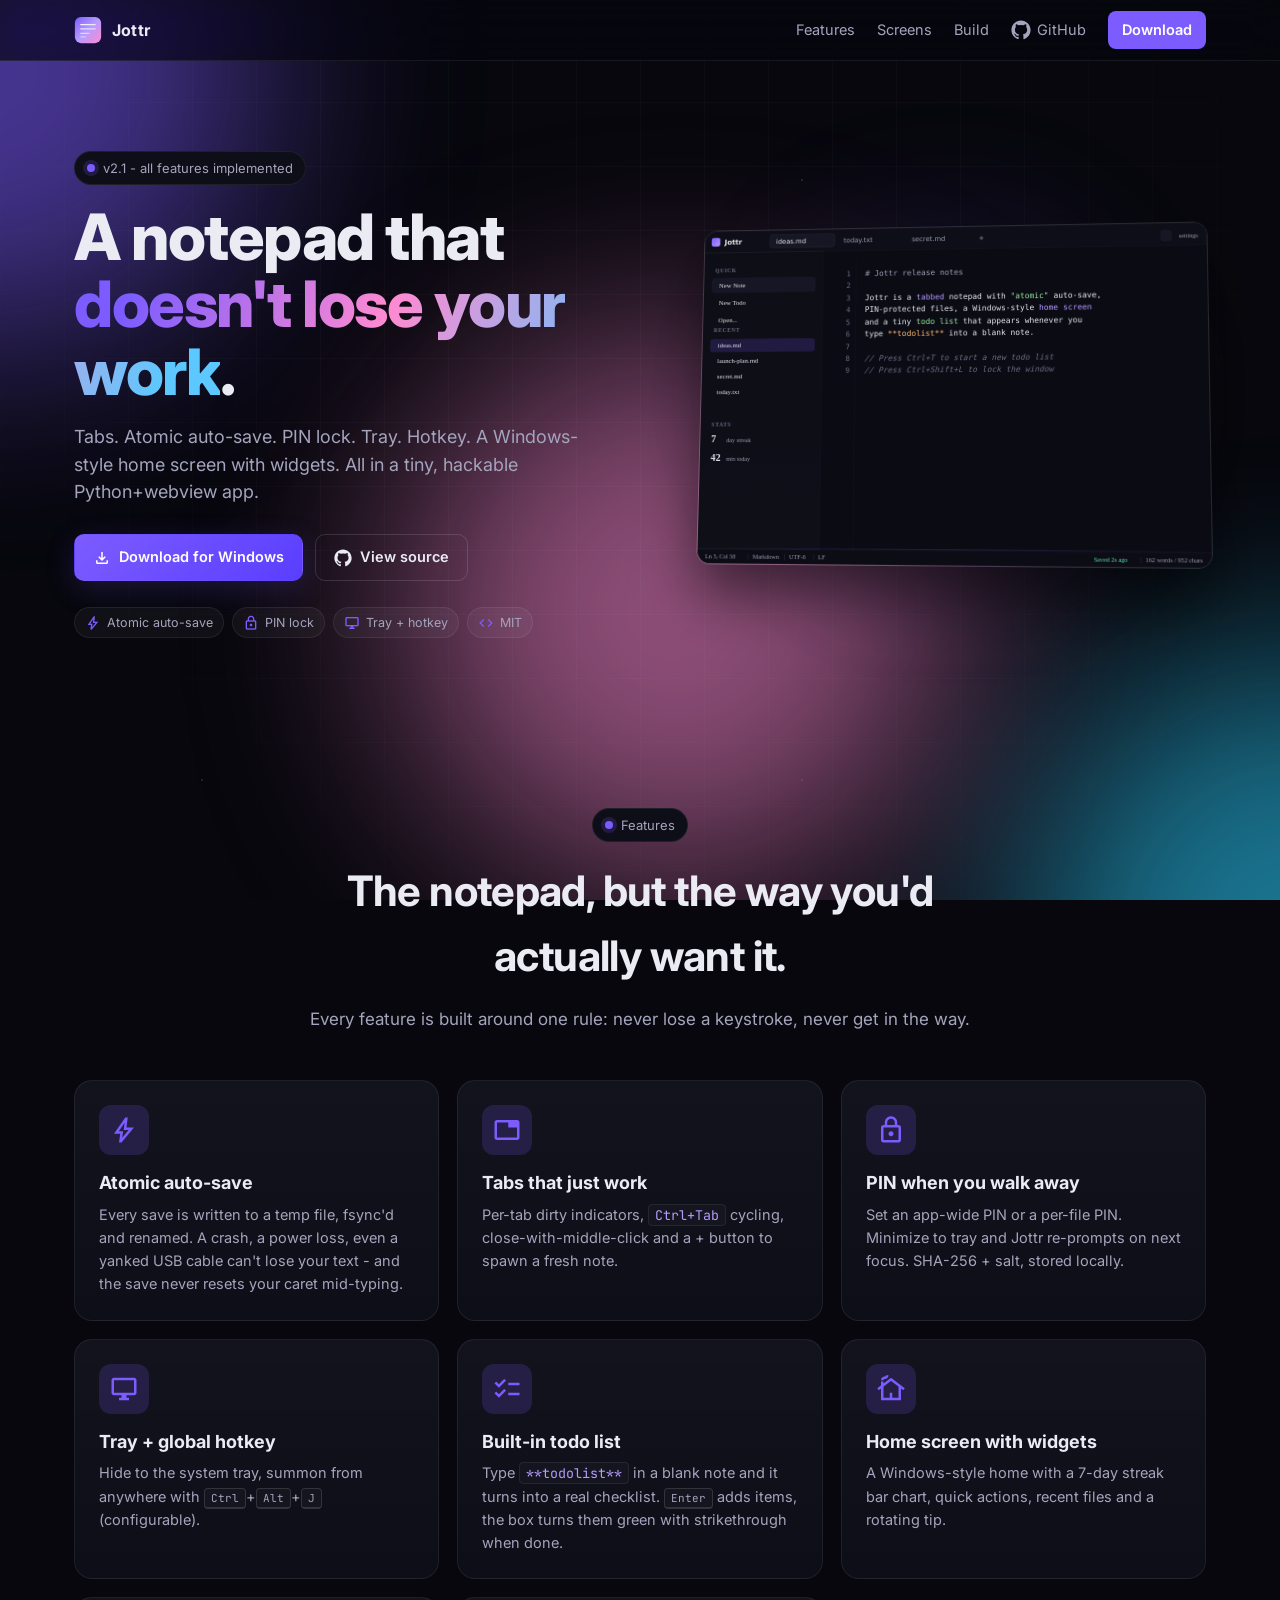
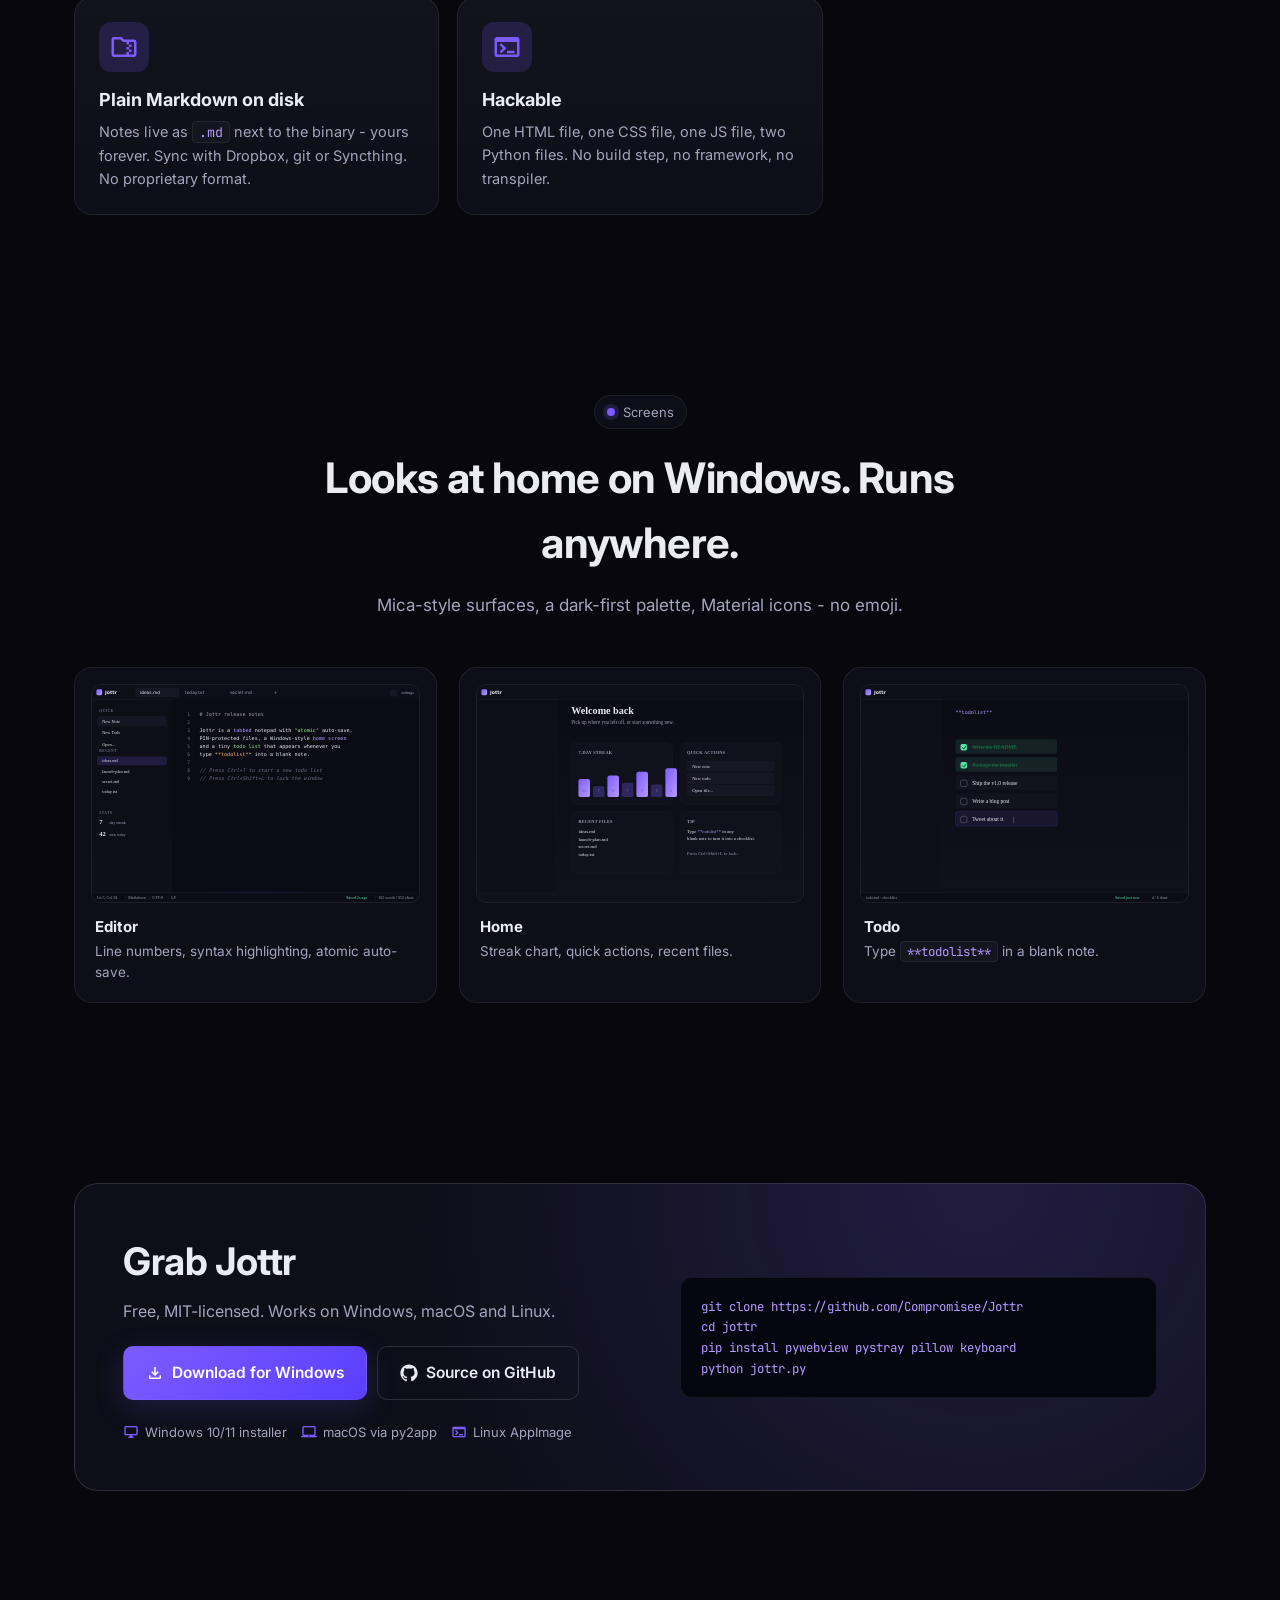
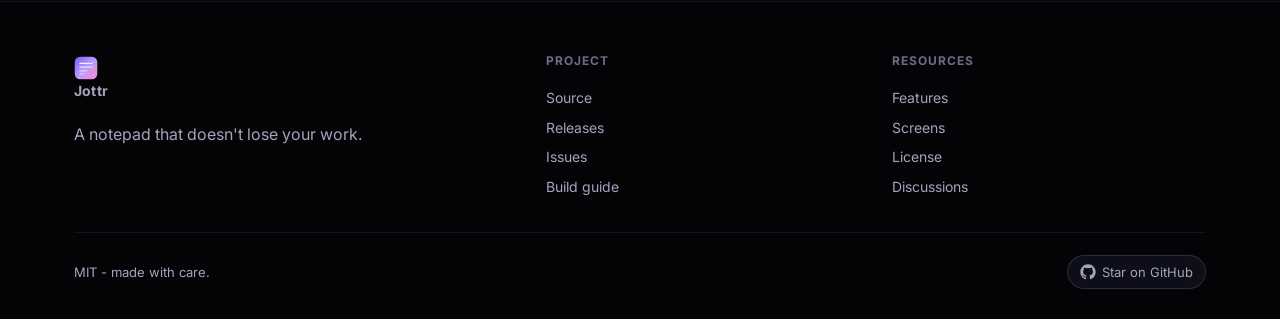
<file: website/index.html>
<!doctype html>
<html lang="en">
<head>
<meta charset="utf-8" />
<meta name="viewport" content="width=device-width,initial-scale=1" />
<title>Jottr - A tabbed notepad that doesn't lose your work</title>
<meta name="description" content="Jottr is a tabbed notepad with atomic auto-save, PIN-protected files, a Windows-style home screen and a tiny built-in todo list. Open source, written in Python." />
<link rel="preconnect" href="https://fonts.googleapis.com">
<link rel="preconnect" href="https://fonts.gstatic.com" crossorigin>
<link href="https://fonts.googleapis.com/css2?family=Inter:wght@400;500;600;700;800&family=JetBrains+Mono:wght@400;500&display=swap" rel="stylesheet">
<link href="https://fonts.googleapis.com/css2?family=Material+Symbols+Outlined:opsz,wght,FILL,GRAD@20..48,200..700,0..1,-50..200" rel="stylesheet" />
<link rel="stylesheet" href="style.css" />
<link rel="icon" type="image/svg+xml" href="assets/logo.svg" />
</head>
<body>

<!-- ================================================================ -->
<!--                       Parallax background layers                  -->
<!-- ================================================================ -->
<div class="parallax" aria-hidden="true">
  <div class="layer layer-stars" data-depth="0.05"></div>
  <div class="layer layer-blobs" data-depth="0.15">
    <div class="blob blob-1"></div>
    <div class="blob blob-2"></div>
    <div class="blob blob-3"></div>
  </div>
  <div class="layer layer-grid" data-depth="0.25"></div>
</div>

<!-- ================================================================ -->
<!--                               Header                              -->
<!-- ================================================================ -->
<header class="topbar">
  <div class="container nav">
    <a class="brand" href="#">
      <img src="assets/logo.svg" alt="" width="28" height="28" />
      <span>Jottr</span>
    </a>
    <nav>
      <a href="#features">Features</a>
      <a href="#screens">Screens</a>
      <a href="#build">Build</a>
      <a href="https://github.com/Compromisee/Jottr" class="gh-link">
        <svg width="20" height="20" viewBox="0 0 24 24" fill="currentColor" aria-hidden="true">
          <path d="M12 .5C5.65.5.5 5.65.5 12c0 5.08 3.29 9.39 7.86 10.91.58.11.79-.25.79-.56v-2.13c-3.2.7-3.87-1.36-3.87-1.36-.52-1.32-1.27-1.67-1.27-1.67-1.04-.71.08-.7.08-.7 1.15.08 1.76 1.18 1.76 1.18 1.02 1.76 2.69 1.25 3.34.96.1-.74.4-1.25.72-1.54-2.55-.29-5.24-1.28-5.24-5.71 0-1.26.45-2.29 1.18-3.1-.12-.29-.51-1.46.11-3.04 0 0 .97-.31 3.18 1.18a11.06 11.06 0 015.79 0c2.2-1.49 3.17-1.18 3.17-1.18.63 1.58.23 2.75.11 3.04.74.81 1.18 1.84 1.18 3.1 0 4.44-2.7 5.42-5.27 5.7.41.36.78 1.06.78 2.14v3.17c0 .31.21.68.8.56C20.21 21.39 23.5 17.08 23.5 12 23.5 5.65 18.35.5 12 .5z"/>
        </svg>
        GitHub
      </a>
      <a href="#download" class="cta">Download</a>
    </nav>
  </div>
</header>

<!-- ================================================================ -->
<!--                                Hero                               -->
<!-- ================================================================ -->
<section class="hero">
  <div class="container hero-grid">
    <div class="hero-text">
      <span class="kicker">
        <span class="dot"></span>
        v2.1 - all features implemented
      </span>
      <h1>
        A notepad that
        <span class="grad">doesn't lose your work</span>.
      </h1>
      <p class="lead">
        Tabs. Atomic auto-save. PIN lock. Tray. Hotkey.
        A Windows-style home screen with widgets.
        All in a tiny, hackable Python+webview app.
      </p>
      <div class="cta-row">
        <a href="#download" class="btn primary">
          <span class="material-symbols-outlined">download</span>
          Download for Windows
        </a>
        <a href="https://github.com/Compromisee/Jottr" class="btn ghost">
          <svg width="18" height="18" viewBox="0 0 24 24" fill="currentColor"><path d="M12 .5C5.65.5.5 5.65.5 12c0 5.08 3.29 9.39 7.86 10.91.58.11.79-.25.79-.56v-2.13c-3.2.7-3.87-1.36-3.87-1.36-.52-1.32-1.27-1.67-1.27-1.67-1.04-.71.08-.7.08-.7 1.15.08 1.76 1.18 1.76 1.18 1.02 1.76 2.69 1.25 3.34.96.1-.74.4-1.25.72-1.54-2.55-.29-5.24-1.28-5.24-5.71 0-1.26.45-2.29 1.18-3.1-.12-.29-.51-1.46.11-3.04 0 0 .97-.31 3.18 1.18a11.06 11.06 0 015.79 0c2.2-1.49 3.17-1.18 3.17-1.18.63 1.58.23 2.75.11 3.04.74.81 1.18 1.84 1.18 3.1 0 4.44-2.7 5.42-5.27 5.7.41.36.78 1.06.78 2.14v3.17c0 .31.21.68.8.56C20.21 21.39 23.5 17.08 23.5 12 23.5 5.65 18.35.5 12 .5z"/></svg>
          View source
        </a>
      </div>
      <div class="badges">
        <span class="badge"><span class="material-symbols-outlined">bolt</span> Atomic auto-save</span>
        <span class="badge"><span class="material-symbols-outlined">lock</span> PIN lock</span>
        <span class="badge"><span class="material-symbols-outlined">desktop_windows</span> Tray + hotkey</span>
        <span class="badge"><span class="material-symbols-outlined">code</span> MIT</span>
      </div>
    </div>

    <div class="hero-shot" data-tilt>
      <img src="assets/screen-editor.svg" alt="Jottr editor screenshot" />
      <div class="hero-shot-glow"></div>
    </div>
  </div>
</section>

<!-- ================================================================ -->
<!--                            Features                               -->
<!-- ================================================================ -->
<section id="features" class="features">
  <div class="container">
    <header class="section-head">
      <span class="kicker"><span class="dot"></span> Features</span>
      <h2>The notepad, but the way you'd actually want it.</h2>
      <p>Every feature is built around one rule: never lose a keystroke, never get in the way.</p>
    </header>

    <div class="feature-grid">
      <article class="feature">
        <span class="material-symbols-outlined ficon">bolt</span>
        <h3>Atomic auto-save</h3>
        <p>
          Every save is written to a temp file, fsync'd and renamed.
          A crash, a power loss, even a yanked USB cable can't lose your text -
          and the save never resets your caret mid-typing.
        </p>
      </article>

      <article class="feature">
        <span class="material-symbols-outlined ficon">tab</span>
        <h3>Tabs that just work</h3>
        <p>
          Per-tab dirty indicators, <code>Ctrl+Tab</code> cycling,
          close-with-middle-click and a + button to spawn a fresh note.
        </p>
      </article>

      <article class="feature">
        <span class="material-symbols-outlined ficon">lock</span>
        <h3>PIN when you walk away</h3>
        <p>
          Set an app-wide PIN or a per-file PIN. Minimize to tray and
          Jottr re-prompts on next focus. SHA-256 + salt, stored locally.
        </p>
      </article>

      <article class="feature">
        <span class="material-symbols-outlined ficon">desktop_windows</span>
        <h3>Tray + global hotkey</h3>
        <p>
          Hide to the system tray, summon from anywhere with
          <kbd>Ctrl</kbd>+<kbd>Alt</kbd>+<kbd>J</kbd> (configurable).
        </p>
      </article>

      <article class="feature">
        <span class="material-symbols-outlined ficon">checklist</span>
        <h3>Built-in todo list</h3>
        <p>
          Type <code>**todolist**</code> in a blank note and it turns
          into a real checklist. <kbd>Enter</kbd> adds items, the box
          turns them green with strikethrough when done.
        </p>
      </article>

      <article class="feature">
        <span class="material-symbols-outlined ficon">cottage</span>
        <h3>Home screen with widgets</h3>
        <p>
          A Windows-style home with a 7-day streak bar chart,
          quick actions, recent files and a rotating tip.
        </p>
      </article>

      <article class="feature">
        <span class="material-symbols-outlined ficon">folder_zip</span>
        <h3>Plain Markdown on disk</h3>
        <p>
          Notes live as <code>.md</code> next to the binary - yours
          forever. Sync with Dropbox, git or Syncthing. No proprietary format.
        </p>
      </article>

      <article class="feature">
        <span class="material-symbols-outlined ficon">terminal</span>
        <h3>Hackable</h3>
        <p>
          One HTML file, one CSS file, one JS file, two Python files.
          No build step, no framework, no transpiler.
        </p>
      </article>
    </div>
  </div>
</section>

<!-- ================================================================ -->
<!--                              Screens                              -->
<!-- ================================================================ -->
<section id="screens" class="screens">
  <div class="container">
    <header class="section-head">
      <span class="kicker"><span class="dot"></span> Screens</span>
      <h2>Looks at home on Windows. Runs anywhere.</h2>
      <p>Mica-style surfaces, a dark-first palette, Material icons - no emoji.</p>
    </header>

    <div class="screen-grid">
      <figure class="screen">
        <img src="assets/screen-editor.svg" alt="Editor" />
        <figcaption>
          <strong>Editor</strong>
          <span>Line numbers, syntax highlighting, atomic auto-save.</span>
        </figcaption>
      </figure>
      <figure class="screen">
        <img src="assets/screen-home.svg" alt="Home screen" />
        <figcaption>
          <strong>Home</strong>
          <span>Streak chart, quick actions, recent files.</span>
        </figcaption>
      </figure>
      <figure class="screen">
        <img src="assets/screen-todo.svg" alt="Todo list" />
        <figcaption>
          <strong>Todo</strong>
          <span>Type <code>**todolist**</code> in a blank note.</span>
        </figcaption>
      </figure>
    </div>
  </div>
</section>

<!-- ================================================================ -->
<!--                              Download                             -->
<!-- ================================================================ -->
<section id="download" class="download">
  <div class="container">
    <div class="dl-card">
      <div class="dl-text">
        <h2>Grab Jottr</h2>
        <p>Free, MIT-licensed. Works on Windows, macOS and Linux.</p>
        <div class="dl-row">
          <a class="btn primary big" href="https://github.com/Compromisee/Jottr/releases/latest">
            <span class="material-symbols-outlined">download</span>
            Download for Windows
          </a>
          <a class="btn ghost big" href="https://github.com/Compromisee/Jottr">
            <svg width="18" height="18" viewBox="0 0 24 24" fill="currentColor"><path d="M12 .5C5.65.5.5 5.65.5 12c0 5.08 3.29 9.39 7.86 10.91.58.11.79-.25.79-.56v-2.13c-3.2.7-3.87-1.36-3.87-1.36-.52-1.32-1.27-1.67-1.27-1.67-1.04-.71.08-.7.08-.7 1.15.08 1.76 1.18 1.76 1.18 1.02 1.76 2.69 1.25 3.34.96.1-.74.4-1.25.72-1.54-2.55-.29-5.24-1.28-5.24-5.71 0-1.26.45-2.29 1.18-3.1-.12-.29-.51-1.46.11-3.04 0 0 .97-.31 3.18 1.18a11.06 11.06 0 015.79 0c2.2-1.49 3.17-1.18 3.17-1.18.63 1.58.23 2.75.11 3.04.74.81 1.18 1.84 1.18 3.1 0 4.44-2.7 5.42-5.27 5.7.41.36.78 1.06.78 2.14v3.17c0 .31.21.68.8.56C20.21 21.39 23.5 17.08 23.5 12 23.5 5.65 18.35.5 12 .5z"/></svg>
            Source on GitHub
          </a>
        </div>
        <div class="dl-meta">
          <span><span class="material-symbols-outlined">desktop_windows</span> Windows 10/11 installer</span>
          <span><span class="material-symbols-outlined">laptop_mac</span> macOS via py2app</span>
          <span><span class="material-symbols-outlined">terminal</span> Linux AppImage</span>
        </div>
      </div>
      <pre class="dl-snippet"><code>git clone https://github.com/Compromisee/Jottr
cd jottr
pip install pywebview pystray pillow keyboard
python jottr.py</code></pre>
    </div>
  </div>
</section>

<!-- ================================================================ -->
<!--                              Footer                               -->
<!-- ================================================================ -->
<footer class="footer">
  <div class="container">
    <div class="foot-cols">
      <div>
        <a class="brand" href="#">
          <img src="assets/logo.svg" alt="" width="24" height="24" />
          <span>Jottr</span>
        </a>
        <p class="muted">A notepad that doesn't lose your work.</p>
      </div>
      <div>
        <h5>Project</h5>
        <a href="https://github.com/Compromisee/Jottr">Source</a>
        <a href="https://github.com/Compromisee/Jottr/releases">Releases</a>
        <a href="https://github.com/Compromisee/Jottr/issues">Issues</a>
        <a href="../packaging.md">Build guide</a>
      </div>
      <div>
        <h5>Resources</h5>
        <a href="#features">Features</a>
        <a href="#screens">Screens</a>
        <a href="https://github.com/Compromisee/Jottr/blob/main/LICENSE">License</a>
        <a href="https://github.com/Compromisee/Jottr/discussions">Discussions</a>
      </div>
    </div>
    <div class="foot-bot">
      <span class="muted">MIT - made with care.</span>
      <span class="star-btn">
        <a href="https://github.com/Compromisee/Jottr">
          <svg width="16" height="16" viewBox="0 0 24 24" fill="currentColor"><path d="M12 .5C5.65.5.5 5.65.5 12c0 5.08 3.29 9.39 7.86 10.91.58.11.79-.25.79-.56v-2.13c-3.2.7-3.87-1.36-3.87-1.36-.52-1.32-1.27-1.67-1.27-1.67-1.04-.71.08-.7.08-.7 1.15.08 1.76 1.18 1.76 1.18 1.02 1.76 2.69 1.25 3.34.96.1-.74.4-1.25.72-1.54-2.55-.29-5.24-1.28-5.24-5.71 0-1.26.45-2.29 1.18-3.1-.12-.29-.51-1.46.11-3.04 0 0 .97-.31 3.18 1.18a11.06 11.06 0 015.79 0c2.2-1.49 3.17-1.18 3.17-1.18.63 1.58.23 2.75.11 3.04.74.81 1.18 1.84 1.18 3.1 0 4.44-2.7 5.42-5.27 5.7.41.36.78 1.06.78 2.14v3.17c0 .31.21.68.8.56C20.21 21.39 23.5 17.08 23.5 12 23.5 5.65 18.35.5 12 .5z"/></svg>
          Star on GitHub
        </a>
      </span>
    </div>
  </div>
</footer>

<script src="script.js"></script>
</body>
</html>
</file>
<file: website/style.css>
/* ===========================================================
   Jottr - marketing site stylesheet
   Dark-first, parallax background, no emoji.
   =========================================================== */

:root {
  --bg: #07070d;
  --bg-elev: #0e0e18;
  --bg-elev-2: #15151f;
  --line: rgba(255, 255, 255, 0.07);
  --line-strong: rgba(255, 255, 255, 0.13);

  --fg: #ebebf4;
  --fg-mute: #a4a4bd;
  --fg-faint: #6c6c86;

  --accent: #7c5cff;
  --accent-2: #b69bff;
  --accent-3: #ff8ad1;
  --accent-soft: rgba(124, 92, 255, 0.18);

  --radius: 12px;
  --radius-lg: 18px;

  --font-ui: "Inter", "Segoe UI", system-ui, sans-serif;
  --font-mono: "JetBrains Mono", "Consolas", monospace;
}

* { box-sizing: border-box; }
html, body { margin: 0; padding: 0; }
body {
  background: var(--bg);
  color: var(--fg);
  font-family: var(--font-ui);
  font-size: 16px;
  line-height: 1.55;
  overflow-x: hidden;
  -webkit-font-smoothing: antialiased;
}
a { color: inherit; text-decoration: none; }
img { max-width: 100%; display: block; }
button { font: inherit; cursor: pointer; }
.container {
  max-width: 1180px;
  margin: 0 auto;
  padding: 0 24px;
}
.muted { color: var(--fg-mute); }

.material-symbols-outlined {
  font-variation-settings: "FILL" 0, "wght" 400, "GRAD" 0, "opsz" 24;
  font-size: 18px;
  line-height: 1;
  vertical-align: middle;
}
kbd {
  font-family: var(--font-mono);
  font-size: 11px;
  padding: 2px 6px;
  border: 1px solid var(--line-strong);
  border-bottom-width: 2px;
  border-radius: 4px;
  color: var(--fg-mute);
  background: var(--bg-elev-2);
}
code {
  font-family: var(--font-mono);
  font-size: 0.92em;
  padding: 1px 6px;
  background: var(--bg-elev-2);
  border: 1px solid var(--line);
  border-radius: 4px;
  color: var(--accent-2);
}

/* ============================================================== Parallax */
.parallax {
  position: fixed; inset: 0;
  z-index: -1;
  overflow: hidden;
  pointer-events: none;
}
.layer {
  position: absolute; inset: -10%;
  will-change: transform;
}
.layer-stars {
  background:
    radial-gradient(1px 1px at 20% 30%, rgba(255,255,255,0.6), transparent 60%),
    radial-gradient(1px 1px at 70% 20%, rgba(255,255,255,0.5), transparent 60%),
    radial-gradient(1px 1px at 40% 80%, rgba(255,255,255,0.45), transparent 60%),
    radial-gradient(1px 1px at 85% 65%, rgba(255,255,255,0.55), transparent 60%),
    radial-gradient(1px 1px at 10% 60%, rgba(255,255,255,0.4), transparent 60%),
    radial-gradient(2px 2px at 55% 45%, rgba(255,255,255,0.5), transparent 60%),
    radial-gradient(1px 1px at 30% 50%, rgba(255,255,255,0.4), transparent 60%);
  background-size: 600px 600px;
  opacity: 0.55;
}
.layer-grid {
  background-image:
    linear-gradient(rgba(255,255,255,0.04) 1px, transparent 1px),
    linear-gradient(90deg, rgba(255,255,255,0.04) 1px, transparent 1px);
  background-size: 64px 64px;
  mask-image: radial-gradient(circle at 50% 35%, black 30%, transparent 80%);
  -webkit-mask-image: radial-gradient(circle at 50% 35%, black 30%, transparent 80%);
  opacity: 0.7;
}
.layer-blobs .blob {
  position: absolute;
  width: 540px; height: 540px;
  border-radius: 50%;
  filter: blur(110px);
  opacity: 0.55;
}
.blob-1 { background: var(--accent); top: -10%; left: -10%; }
.blob-2 { background: #2bd1ff; bottom: -20%; right: -10%; opacity: 0.35; }
.blob-3 { background: var(--accent-3); top: 40%; right: 30%; width: 320px; height: 320px; opacity: 0.25; }

/* ================================================================ Topbar */
.topbar {
  position: sticky; top: 0; z-index: 50;
  background: rgba(7, 7, 13, 0.7);
  backdrop-filter: blur(18px) saturate(180%);
  -webkit-backdrop-filter: blur(18px) saturate(180%);
  border-bottom: 1px solid var(--line);
}
.nav {
  display: flex; align-items: center; justify-content: space-between;
  height: 60px;
}
.brand {
  display: flex; align-items: center; gap: 10px;
  font-weight: 700; letter-spacing: 0.2px;
}
.nav nav {
  display: flex; align-items: center; gap: 22px;
  font-size: 14.5px; color: var(--fg-mute);
}
.nav nav a:hover { color: var(--fg); }
.nav .cta {
  background: var(--accent);
  color: white;
  padding: 8px 14px;
  border-radius: 8px;
  font-weight: 600;
  transition: filter 120ms;
}
.nav .cta:hover { filter: brightness(1.1); }
.gh-link { display: inline-flex; align-items: center; gap: 6px; }

/* ================================================================ Hero */
.hero {
  padding: 90px 0 80px;
  position: relative;
}
.hero-grid {
  display: grid;
  grid-template-columns: 1.1fr 1fr;
  gap: 56px; align-items: center;
}
.kicker {
  display: inline-flex; align-items: center; gap: 8px;
  font-size: 13px; color: var(--fg-mute);
  padding: 6px 12px;
  background: var(--bg-elev);
  border: 1px solid var(--line);
  border-radius: 999px;
}
.kicker .dot {
  width: 8px; height: 8px; border-radius: 50%;
  background: var(--accent);
  box-shadow: 0 0 0 4px var(--accent-soft);
}
.hero h1 {
  font-size: clamp(40px, 6vw, 64px);
  font-weight: 800;
  letter-spacing: -1.5px;
  line-height: 1.05;
  margin: 18px 0 18px;
}
.hero h1 .grad {
  background: linear-gradient(110deg, var(--accent) 10%, var(--accent-3) 50%, #5cc8ff 90%);
  -webkit-background-clip: text;
  background-clip: text;
  color: transparent;
}
.lead {
  font-size: 18px;
  color: var(--fg-mute);
  max-width: 540px;
  margin: 0 0 28px;
}
.cta-row {
  display: flex; gap: 12px; flex-wrap: wrap;
}
.btn {
  display: inline-flex; align-items: center; gap: 8px;
  padding: 11px 18px;
  border-radius: 10px;
  font-weight: 600;
  font-size: 14.5px;
  border: 1px solid var(--line-strong);
  background: var(--bg-elev);
  color: var(--fg);
  transition: background 120ms, border-color 120ms, transform 120ms;
}
.btn:hover { background: var(--bg-elev-2); border-color: var(--accent-soft); }
.btn.primary {
  background: linear-gradient(135deg, var(--accent), #5a3eff);
  border-color: transparent;
  color: white;
  box-shadow: 0 8px 30px var(--accent-soft);
}
.btn.primary:hover { filter: brightness(1.1); transform: translateY(-1px); }
.btn.ghost { background: transparent; }
.btn.big { padding: 14px 22px; font-size: 15.5px; }

.badges {
  display: flex; flex-wrap: wrap; gap: 8px;
  margin-top: 26px;
}
.badge {
  display: inline-flex; align-items: center; gap: 6px;
  font-size: 12.5px; color: var(--fg-mute);
  padding: 5px 10px;
  border-radius: 999px;
  background: rgba(255,255,255,0.04);
  border: 1px solid var(--line);
}
.badge .material-symbols-outlined { color: var(--accent); font-size: 16px; }

.hero-shot {
  position: relative;
  perspective: 1200px;
}
.hero-shot img {
  width: 100%;
  border-radius: 14px;
  border: 1px solid var(--line-strong);
  box-shadow:
    0 30px 60px rgba(0, 0, 0, 0.55),
    0 0 0 1px var(--line) inset;
  transform: rotate3d(0.4, -0.4, 0, 8deg);
  transition: transform 220ms;
}
.hero-shot-glow {
  position: absolute; inset: -20%;
  background: radial-gradient(circle at 50% 50%, var(--accent-soft) 0%, transparent 60%);
  filter: blur(40px);
  z-index: -1;
}

/* ================================================================ Features */
.features { padding: 90px 0; }
.section-head {
  max-width: 720px;
  margin: 0 auto 48px;
  text-align: center;
}
.section-head h2 {
  font-size: clamp(28px, 4vw, 42px);
  font-weight: 700;
  letter-spacing: -0.6px;
  margin: 16px 0 12px;
}
.section-head p { color: var(--fg-mute); font-size: 17px; }

.feature-grid {
  display: grid;
  grid-template-columns: repeat(auto-fit, minmax(280px, 1fr));
  gap: 18px;
}
.feature {
  background: linear-gradient(180deg, rgba(255,255,255,0.02), transparent),
              var(--bg-elev);
  border: 1px solid var(--line);
  border-radius: var(--radius-lg);
  padding: 24px;
  transition: border-color 200ms, transform 200ms;
}
.feature:hover {
  border-color: var(--accent-soft);
  transform: translateY(-2px);
}
.feature .ficon {
  font-size: 30px;
  color: var(--accent);
  background: var(--accent-soft);
  padding: 10px;
  border-radius: 12px;
  margin-bottom: 14px;
}
.feature h3 { margin: 0 0 6px; font-size: 18px; }
.feature p { margin: 0; color: var(--fg-mute); font-size: 14.5px; line-height: 1.6; }

/* ================================================================ Screens */
.screens { padding: 90px 0; }
.screen-grid {
  display: grid;
  grid-template-columns: repeat(auto-fit, minmax(300px, 1fr));
  gap: 22px;
}
.screen {
  margin: 0;
  background: var(--bg-elev);
  border: 1px solid var(--line);
  border-radius: var(--radius-lg);
  padding: 16px;
  overflow: hidden;
}
.screen img {
  border-radius: 10px;
  border: 1px solid var(--line);
  transition: transform 240ms;
}
.screen:hover img { transform: scale(1.02); }
.screen figcaption {
  padding: 12px 4px 4px;
  display: flex; flex-direction: column; gap: 2px;
}
.screen figcaption strong { font-size: 15px; }
.screen figcaption span { color: var(--fg-mute); font-size: 13.5px; }

/* ================================================================ Download */
.download { padding: 90px 0 110px; }
.dl-card {
  background:
    radial-gradient(circle at 80% 0%, var(--accent-soft), transparent 60%),
    var(--bg-elev);
  border: 1px solid var(--line-strong);
  border-radius: 24px;
  padding: 48px;
  display: grid;
  grid-template-columns: 1.1fr 1fr;
  gap: 32px;
  align-items: center;
}
.dl-text h2 {
  font-size: clamp(28px, 3.4vw, 38px);
  margin: 0 0 8px;
  letter-spacing: -0.4px;
}
.dl-text p { color: var(--fg-mute); margin: 0 0 22px; }
.dl-row { display: flex; gap: 10px; flex-wrap: wrap; }
.dl-meta {
  margin-top: 22px;
  display: flex; flex-wrap: wrap; gap: 14px;
  font-size: 13px; color: var(--fg-mute);
}
.dl-meta span {
  display: inline-flex; align-items: center; gap: 6px;
}
.dl-meta .material-symbols-outlined { color: var(--accent); font-size: 16px; }

.dl-snippet {
  background: #060610;
  border: 1px solid var(--line);
  border-radius: 12px;
  padding: 18px 20px;
  font-family: var(--font-mono);
  font-size: 13.5px;
  color: var(--fg);
  overflow: auto;
  margin: 0;
}
.dl-snippet code { background: transparent; padding: 0; border: none; color: var(--accent-2); }

/* ================================================================ Footer */
.footer {
  border-top: 1px solid var(--line);
  padding: 50px 0 30px;
  background: rgba(0,0,0,0.4);
}
.foot-cols {
  display: grid;
  grid-template-columns: 1.4fr 1fr 1fr;
  gap: 32px;
  margin-bottom: 30px;
}
.foot-cols h5 {
  font-size: 12px; text-transform: uppercase; letter-spacing: 1px;
  color: var(--fg-faint); margin: 0 0 12px;
}
.foot-cols a {
  display: block;
  color: var(--fg-mute);
  font-size: 14px;
  padding: 4px 0;
}
.foot-cols a:hover { color: var(--fg); }
.foot-bot {
  display: flex; justify-content: space-between; align-items: center;
  padding-top: 22px;
  border-top: 1px solid var(--line);
  font-size: 13px;
}
.star-btn a {
  display: inline-flex; align-items: center; gap: 6px;
  padding: 6px 12px;
  background: var(--bg-elev);
  border: 1px solid var(--line-strong);
  border-radius: 999px;
  color: var(--fg-mute);
}
.star-btn a:hover { color: var(--fg); border-color: var(--accent-soft); }

/* ================================================================ Reveal animations */
.reveal { opacity: 0; transform: translateY(16px); transition: opacity 600ms ease, transform 600ms ease; }
.reveal.in { opacity: 1; transform: none; }

/* ================================================================ Responsive */
@media (max-width: 900px) {
  .hero-grid { grid-template-columns: 1fr; gap: 36px; }
  .hero-shot img { transform: none; }
  .dl-card { grid-template-columns: 1fr; padding: 32px; }
  .foot-cols { grid-template-columns: 1fr 1fr; }
}
@media (max-width: 640px) {
  .nav nav { gap: 12px; font-size: 13px; }
  .nav .cta { display: none; }
  .hero { padding: 50px 0 60px; }
  .features, .screens, .download { padding: 60px 0; }
  .foot-cols { grid-template-columns: 1fr; }
}
</file>
